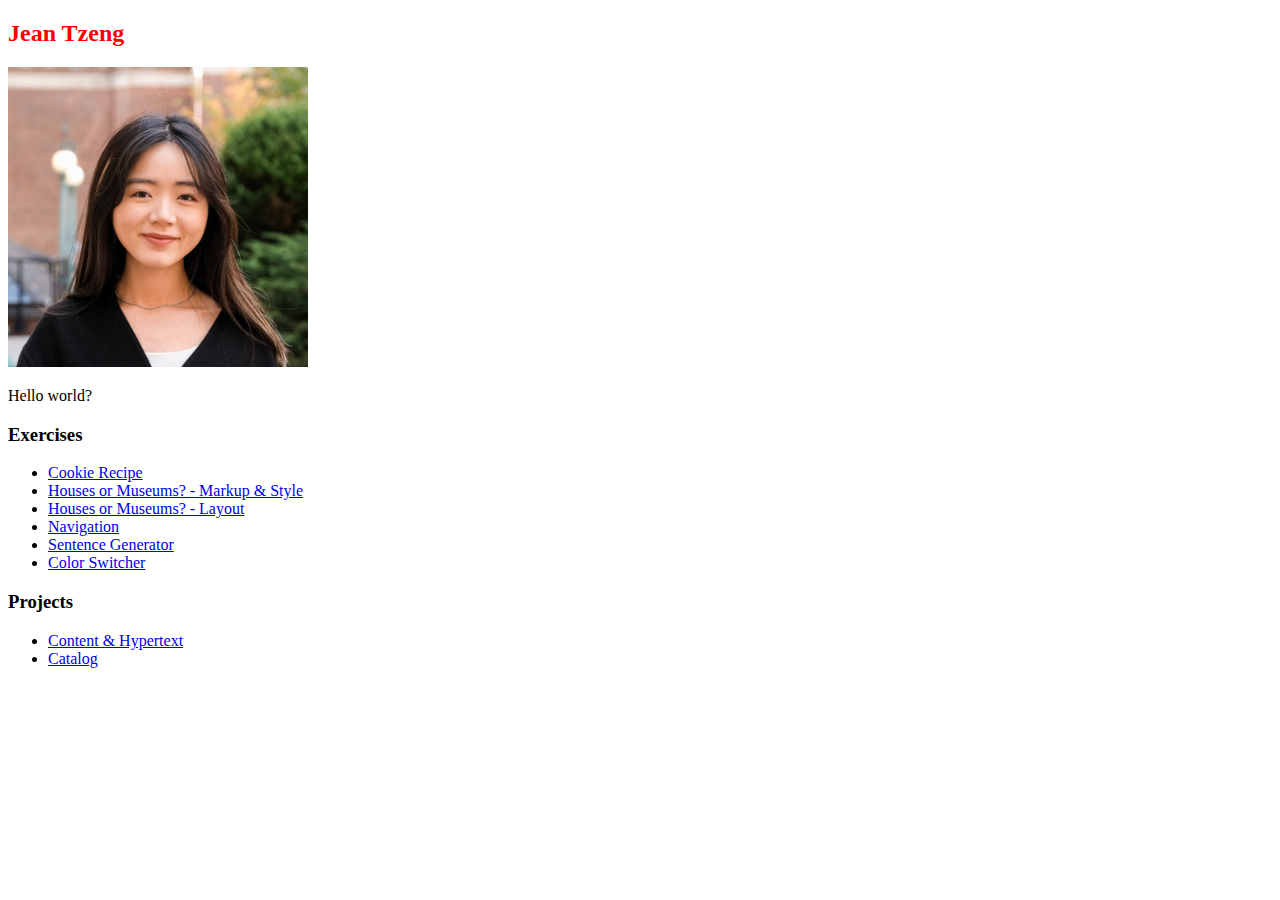
<file: index.html>
<!DOCTYPE html>
<html lang="en">
  <head>
    <meta charset="UTF-8" />
    <meta name="viewport" content="width=device-width, initial-scale=1.0" />
    <meta http-equiv="X-UA-Compatible" content="ie=edge" />
    <title>Jean's Homepage</title>
    <link rel="stylesheet" href="main.css" />
  </head>

  <body>
    <div>
      <h2>Jean Tzeng</h2>
      <img src="assets/Screen Shot 2023-01-15 at 3.01.46 PM.png" alt="" />
      <style>
        img {
          width: 300px;
          height: 300px;
        }
      </style>
      <p>Hello world?</p>
    </div>
    <div>
      <h3>Exercises</h3>
      <ul>
        <li><a href="exercises/cookie_recipe/index.html"> Cookie Recipe</a></li>
        <li>
          <a href="exercises/exercise_02_03/index.html"
            >Houses or Museums? - Markup & Style
          </a>
        </li>
        <li>
          <a href="exercises/Exercise_04/index.html">
            Houses or Museums? - Layout</a
          >
        </li>

        <li>
          <a href="exercises/exercise_06/index.html"> Navigation</a>
        </li>

        <li>
          <a href="exercises/exercise_07 Sentence/index.html">
            Sentence Generator</a
          >
        </li>
        <li>
          <a href="exercises/exercise08_color/index.html"> Color Switcher</a>
        </li>
      </ul>

      <h3>Projects</h3>
      <ul>
        <li><a href="Project1/index.html">Content & Hypertext</a></li>
        <li><a href="Project2/index.html">Catalog </a></li>
      </ul>
    </div>
  </body>
</html>
</file>
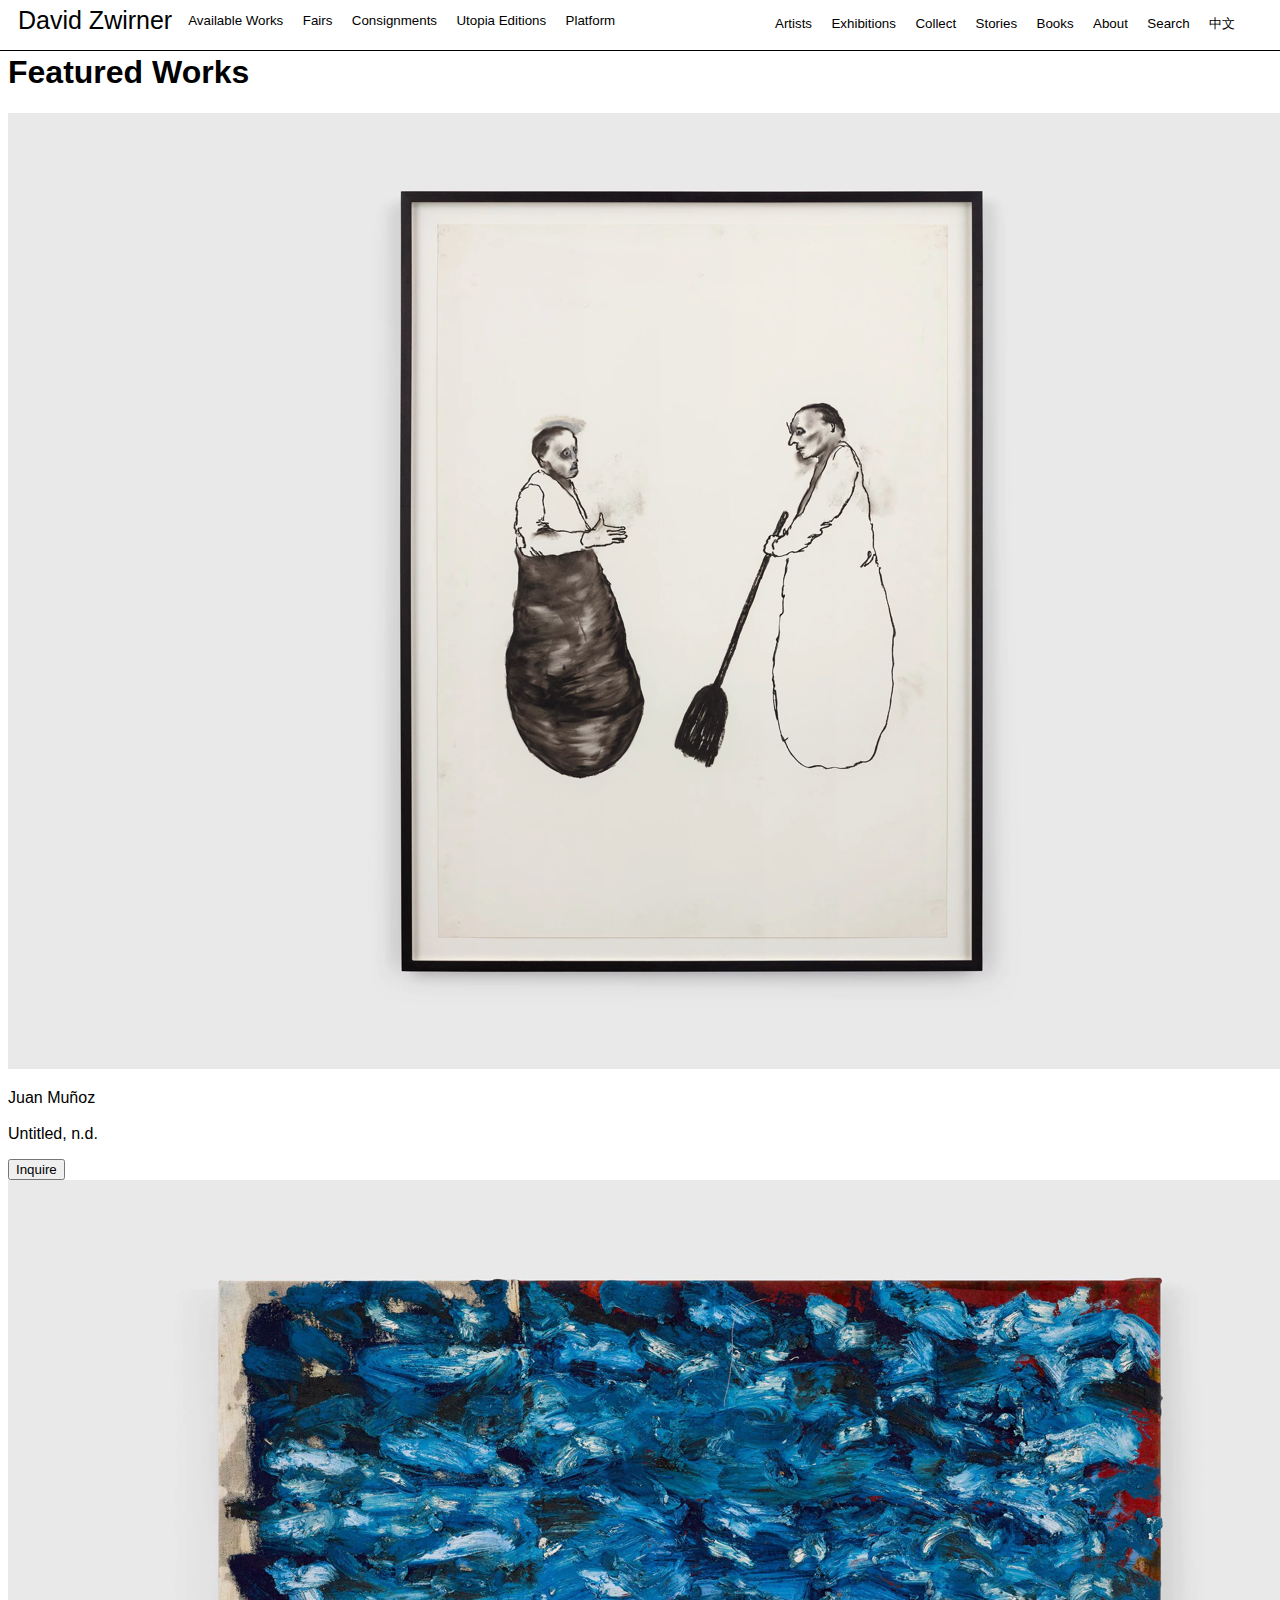
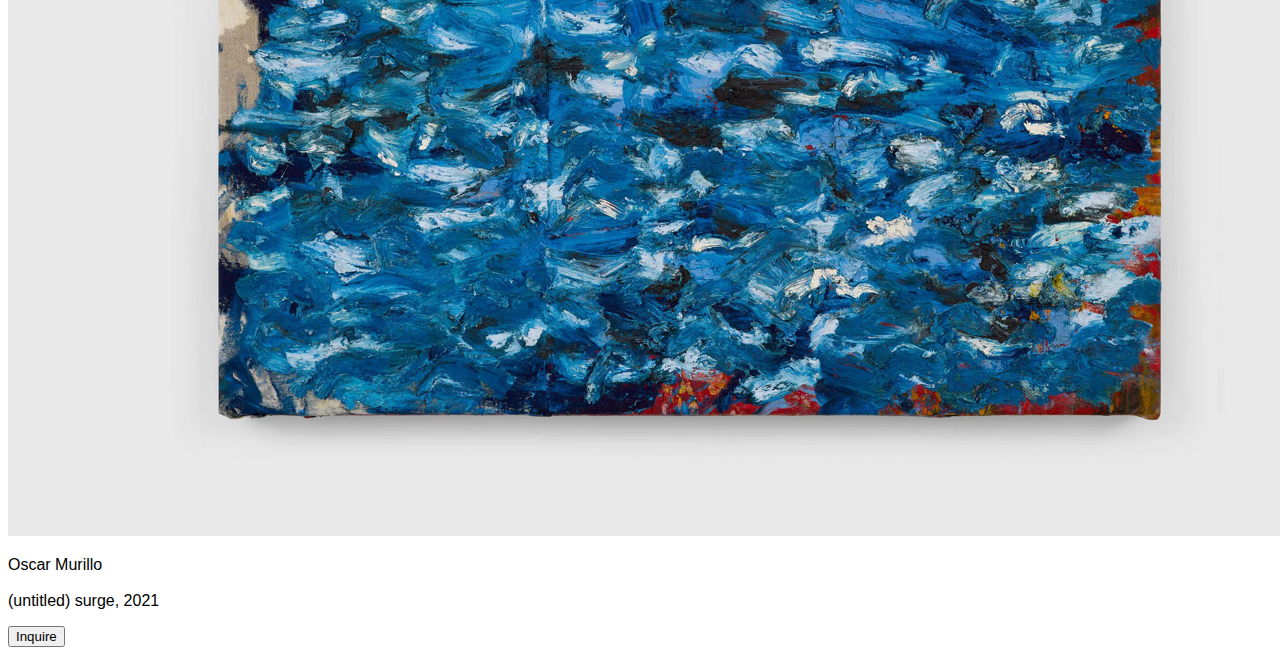
<file: Coding Project01/index.html>
<!DOCTYPE html>
<html lang="en">
  <head>
    <meta charset="UTF-8" />
    <meta name="viewport" content="width=device-width, initial-scale=1.0" />
    <meta http-equiv="X-UA-Compatible" content="ie=edge" />
    <title>Collect</title>
    <link rel="stylesheet" href="project01.style.css" />

    <title>Fixed Buttons</title>
    <link rel="stylesheet" href="project01.style.css" />
  </head>

  <body>
    <!-- Define the button container -->
    <div class="button-container">
      <!-- Add the buttons within the container -->
      <button class="button">Artists</button>
      <button class="button">Exhibitions</button>
      <button class="button">Collect</button>
      <button class="button">Stories</button>
      <button class="button">Books</button>
      <button class="button">About</button>
      <button class="button">Search</button>
      <button class="button">中文</button>
    </div>

    <div class="homepage">David Zwirner</div>

    <!-- Add the horizontal line -->
    <div class="line"></div>

    <div id="button-container-2">
      <!-- Add the buttons within the container -->
      <button class="button">Online Exhibitions</button>
      <button class="button">Fairs</button>
      <button class="button">Available Works</button>
      <button class="button">Fairs</button>
      <button class="button">Consignments</button>
      <button class="button">Utopia Editions</button>
      <button class="button">Platform</button>
    </div>

    <!-- Add the "Featured Works" text -->
    <h1 id="featured-works">Featured Works</h1>

    <!-- Add the two columns -->
    <div class="column">
      <!-- Add the first image and its caption -->
      <img class="image" src="Assets/1.png" alt="Image 1" />
      <p class="image-caption">Juan Muñoz 
        <Br></Br>
        Untitled, n.d.</p>
      <!-- Add the inquiry button -->
      <button class="inquire-button">Inquire</button>
    </div>
    <div class="column">
      <!-- Add the second image and its caption -->
      <img class="image" src="Assets/2.png" alt="Image 2" />
      <p class="image-caption">Oscar Murillo 
        <Br></Br>
        (untitled) surge, 2021</p>
      <!-- Add the inquiry button -->
      <button class="inquire-button">Inquire</button>
    </div>
  </body>
</html>
</file>
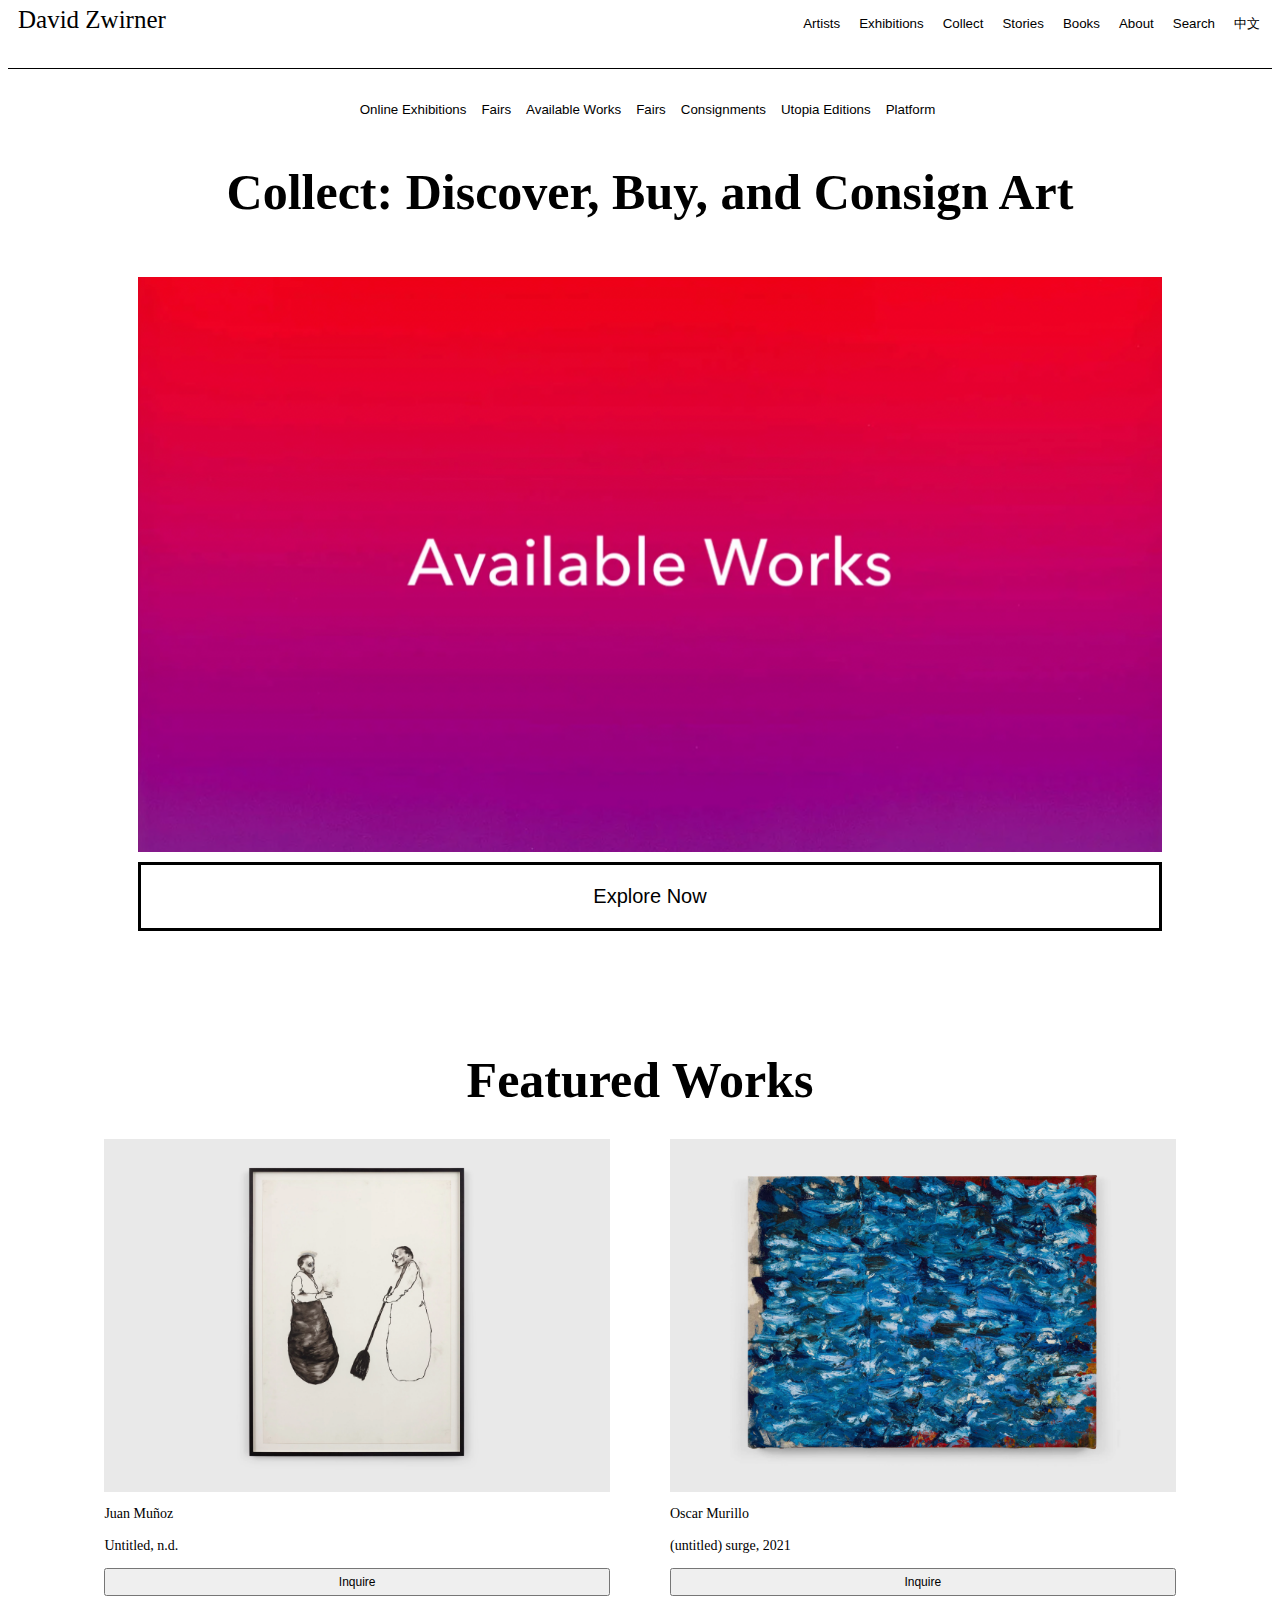
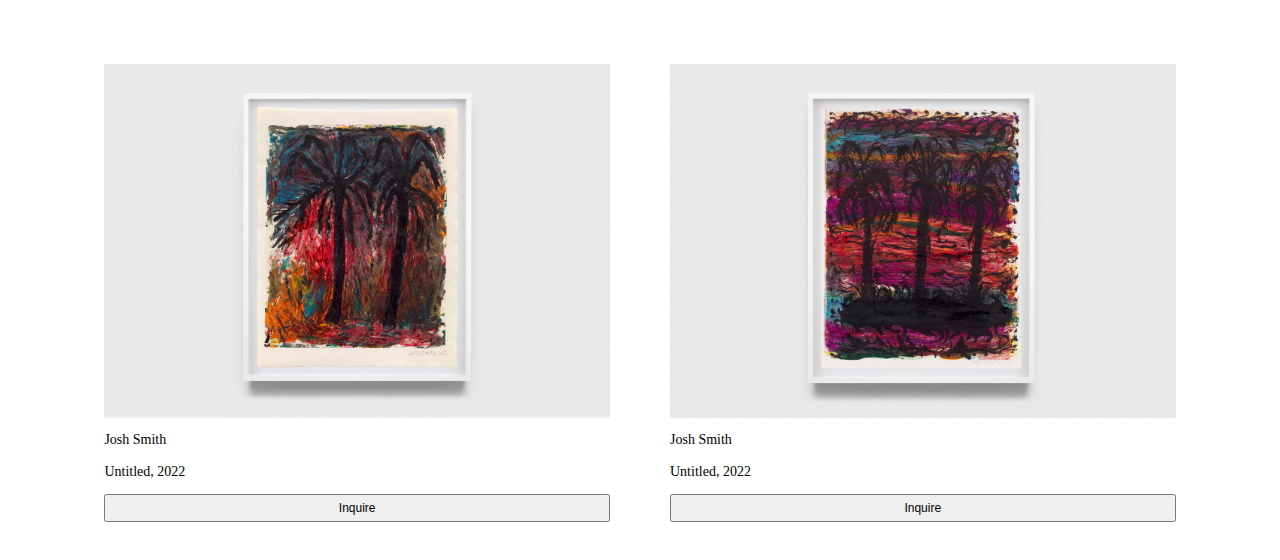
<file: Project1/index.html>
<!DOCTYPE html>
<html lang="en">
  <head>
    <meta charset="UTF-8" />
    <meta name="viewport" content="width=device-width, initial-scale=1.0" />
    <meta http-equiv="X-UA-Compatible" content="ie=edge" />
    <title>Collect</title>
    <link rel="stylesheet" href="project01.style.css" />

    <title>Fixed Buttons</title>

  </head>
 
  <body>
    <!-- Define the button container -->
    <div class="button-container">
      <!-- Add the buttons within the container -->
      <button class="button">Artists</button>
      <button class="button">Exhibitions</button>
      <button class="button">Collect</button>
      <button class="button">Stories</button>
      <button class="button">Books</button>
      <button class="button">About</button>
      <button class="button">Search</button>
      <button class="button">中文</button>
    </div>
    
    <div class="homepage">
      David Zwirner
    </div>
    
   <!-- Add the horizontal line -->
    <div class="line"></div>
    
    <div class="button-container-2" >
    
     <!-- Add the buttons within the container -->
      <button class="button">Online Exhibitions</button>
      <button class="button">Fairs</button>
      <button class="button">Available Works</button>
      <button class="button">Fairs</button>
      <button class="button">Consignments</button>
      <button class="button">Utopia Editions</button>
      <button class="button">Platform</button>
     
    </div>
    <br>
    
    
 <div id="collect">
   <h1>Collect: Discover, Buy, and Consign Art
   </h1>
    </div>
    
<div id="available">
   <img id="AW" src="./Assets/0.png">
  
  <button id="explore">Explore Now</button>
  
    </div>
    
   
    
    <h1 id="featured-works">Featured Works</h1>
  
<br>
<br>  
    <br>
<br>  <br>
<br>  <br>
<br>  <br>
<br>  

<div class="row">
  <img class="image" src="./Assets/1.png">
  
  <img class="image" src="./Assets/2.png">
  
  <p class="caption">
    Juan Muñoz
     <Br></Br>
    Untitled, n.d.
    </p>
  
  <p class="caption">
    Oscar Murillo
     <Br></Br>
    (untitled) surge, 2021
    </p>

  <button class="inquire">Inquire</button>

  <button class="inquire">Inquire</button>

</div>

<br>

<div class="row">

  <img class="image" src="./Assets/3.png">
  
  <img class="image" src="./Assets/4.png">
  
  <p class="caption">
    Josh Smith
     <Br></Br>
     Untitled, 2022
    </p>
  
  <p class="caption">
    Josh Smith
     <Br></Br>
     Untitled, 2022
    </p>

  <button class="inquire">Inquire</button>

  <button class="inquire">Inquire</button>

</div>
</file>
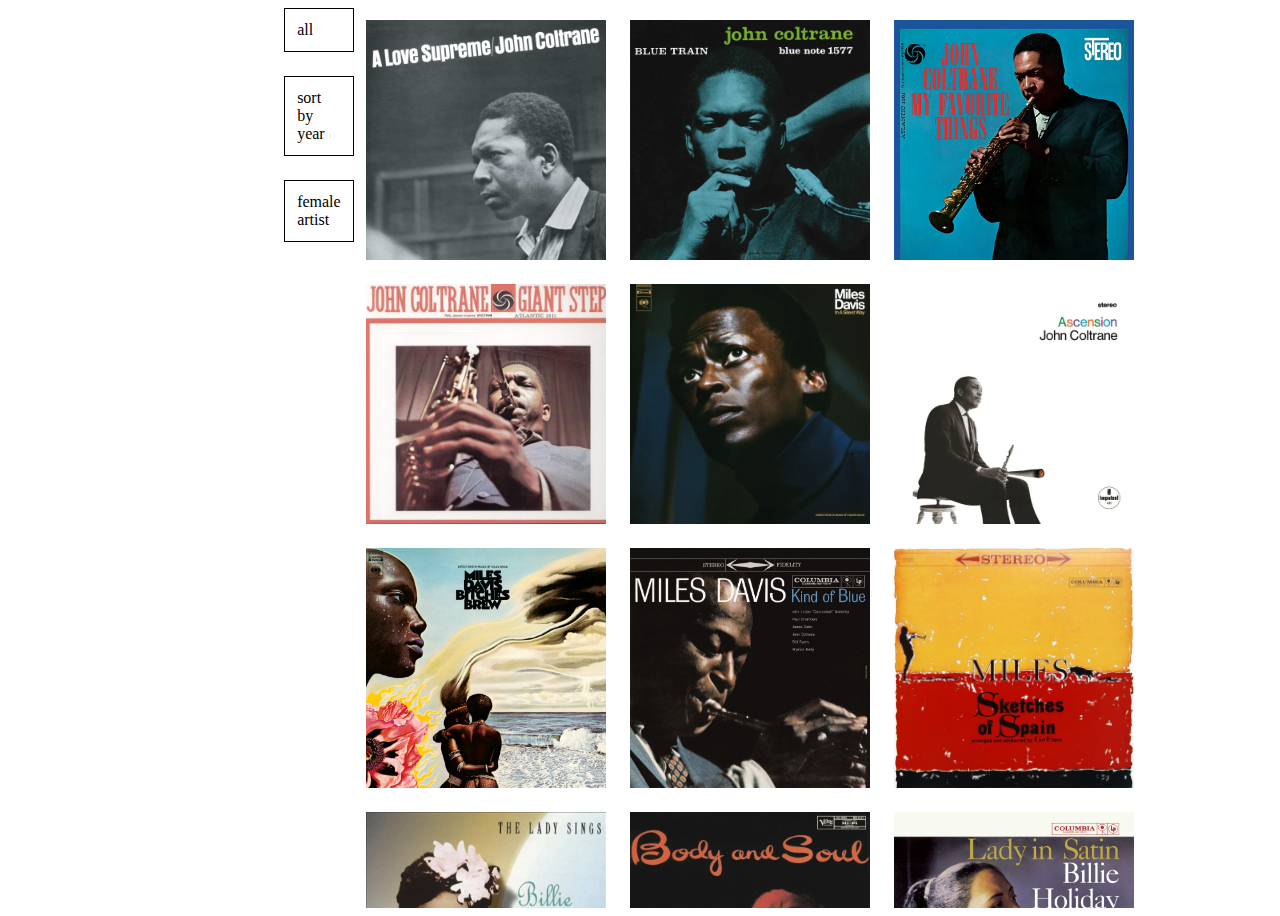
<file: Project2/index.html>
<!DOCTYPE html>
<html lang="en">
  <head>
    <meta charset="UTF-8" />
    <meta http-equiv="X-UA-Compatible" content="IE=edge" />
    <meta name="viewport" content="width=device-width, initial-scale=1.0" />
    <title>Jazz Albums</title>
    <link rel="stylesheet" type="text/css" href="style.css" />
  </head>
  <body>
    <main class="main">
      <section class="sort-header"></section>

      <section>
        <div id="all-btn" class="btn">
          <span>all</span>
        </div>
        <div id="year-btn" class="btn">
          <span>sort by year</span>
        </div>
        <div id="female-btn" class="btn">
          <span>female artist</span>
        </div>
      </section>

      <section id="album-display">
        <div id="album-display-panel">
          <img
            src="./assets/Coltrane/JohnColtrane_ALoveSupreme.jpg"
            alt=""
            class="album-photo"
          />
          <img
            src="./assets/Coltrane/JohnColtrane_BlueTrain.jpg"
            alt=""
            class="album-photo"
          />
          <img
            src="./assets/Coltrane/JohnColtrane_GiantSteps.jpg"
            alt=""
            class="album-photo"
          />
        </div>
      </section>
    </main>
    <script type="module" src="app.js"></script>
  </body>
</html>
</file>
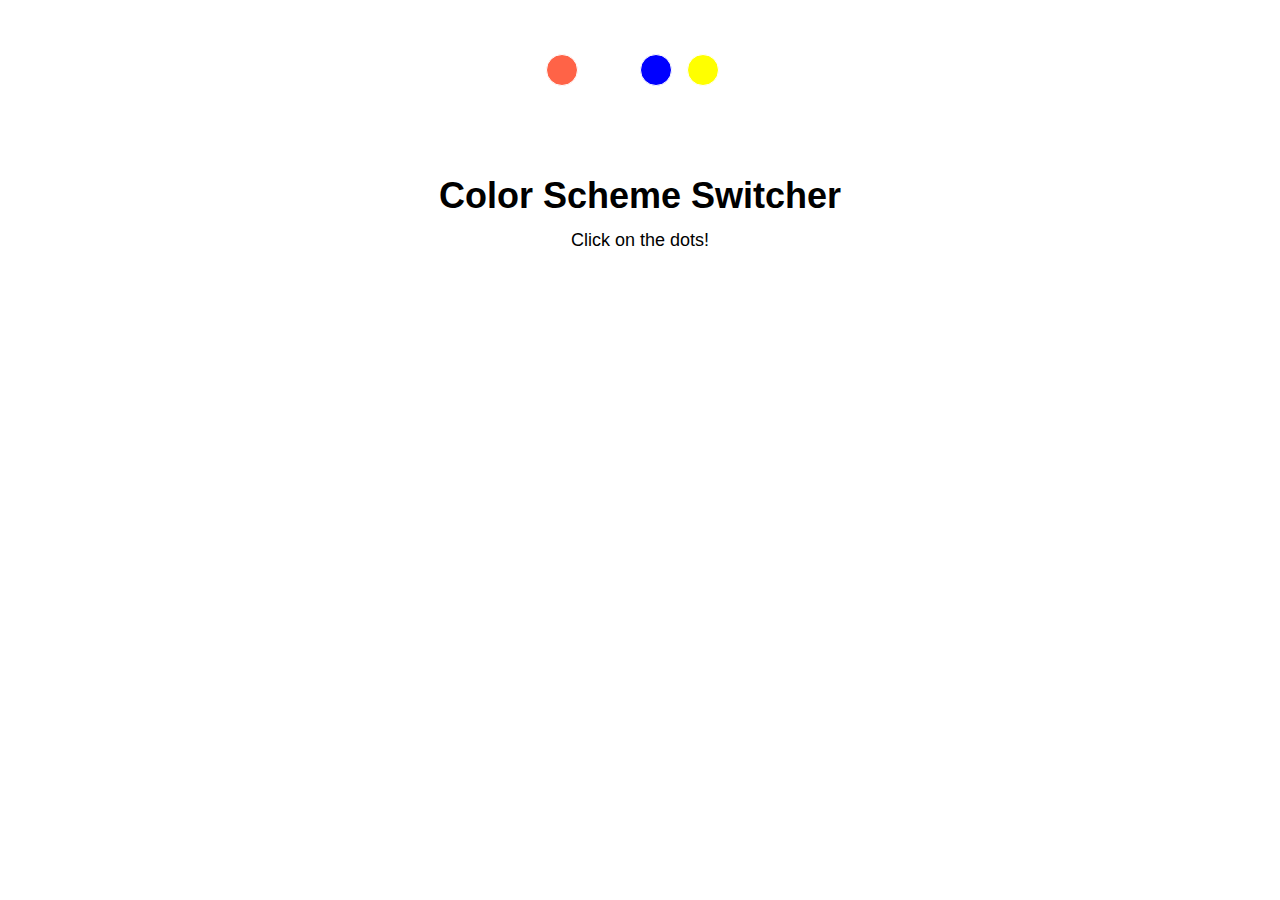
<file: exercises/exercise08_color/index.html>
<!DOCTYPE html>
<html lang="en">
  <head>
    <meta charset="UTF-8" />
    <meta http-equiv="X-UA-Compatible" content="IE=edge" />
    <meta name="viewport" content="width=device-width, initial-scale=1.0" />
    <title>Color Switcher</title>

    <!-- site favicon -->
    <link rel="icon" type="image/x-icon" href="assets/site_favicon.ico" />

    <link rel="stylesheet" href="style.css" />
  </head>
  <body>
    <ul id="switcher">
      <li id="redButton"></li>
      <li id="whiteButton"></li>
      <li id="blueButton"></li>
      <li id="yellowButton"></li>
    </ul>

    <h1>Color Scheme Switcher</h1>

    <p>Click on the dots!</p>

    <script src="main.js"></script>
  </body>
</html>
</file>
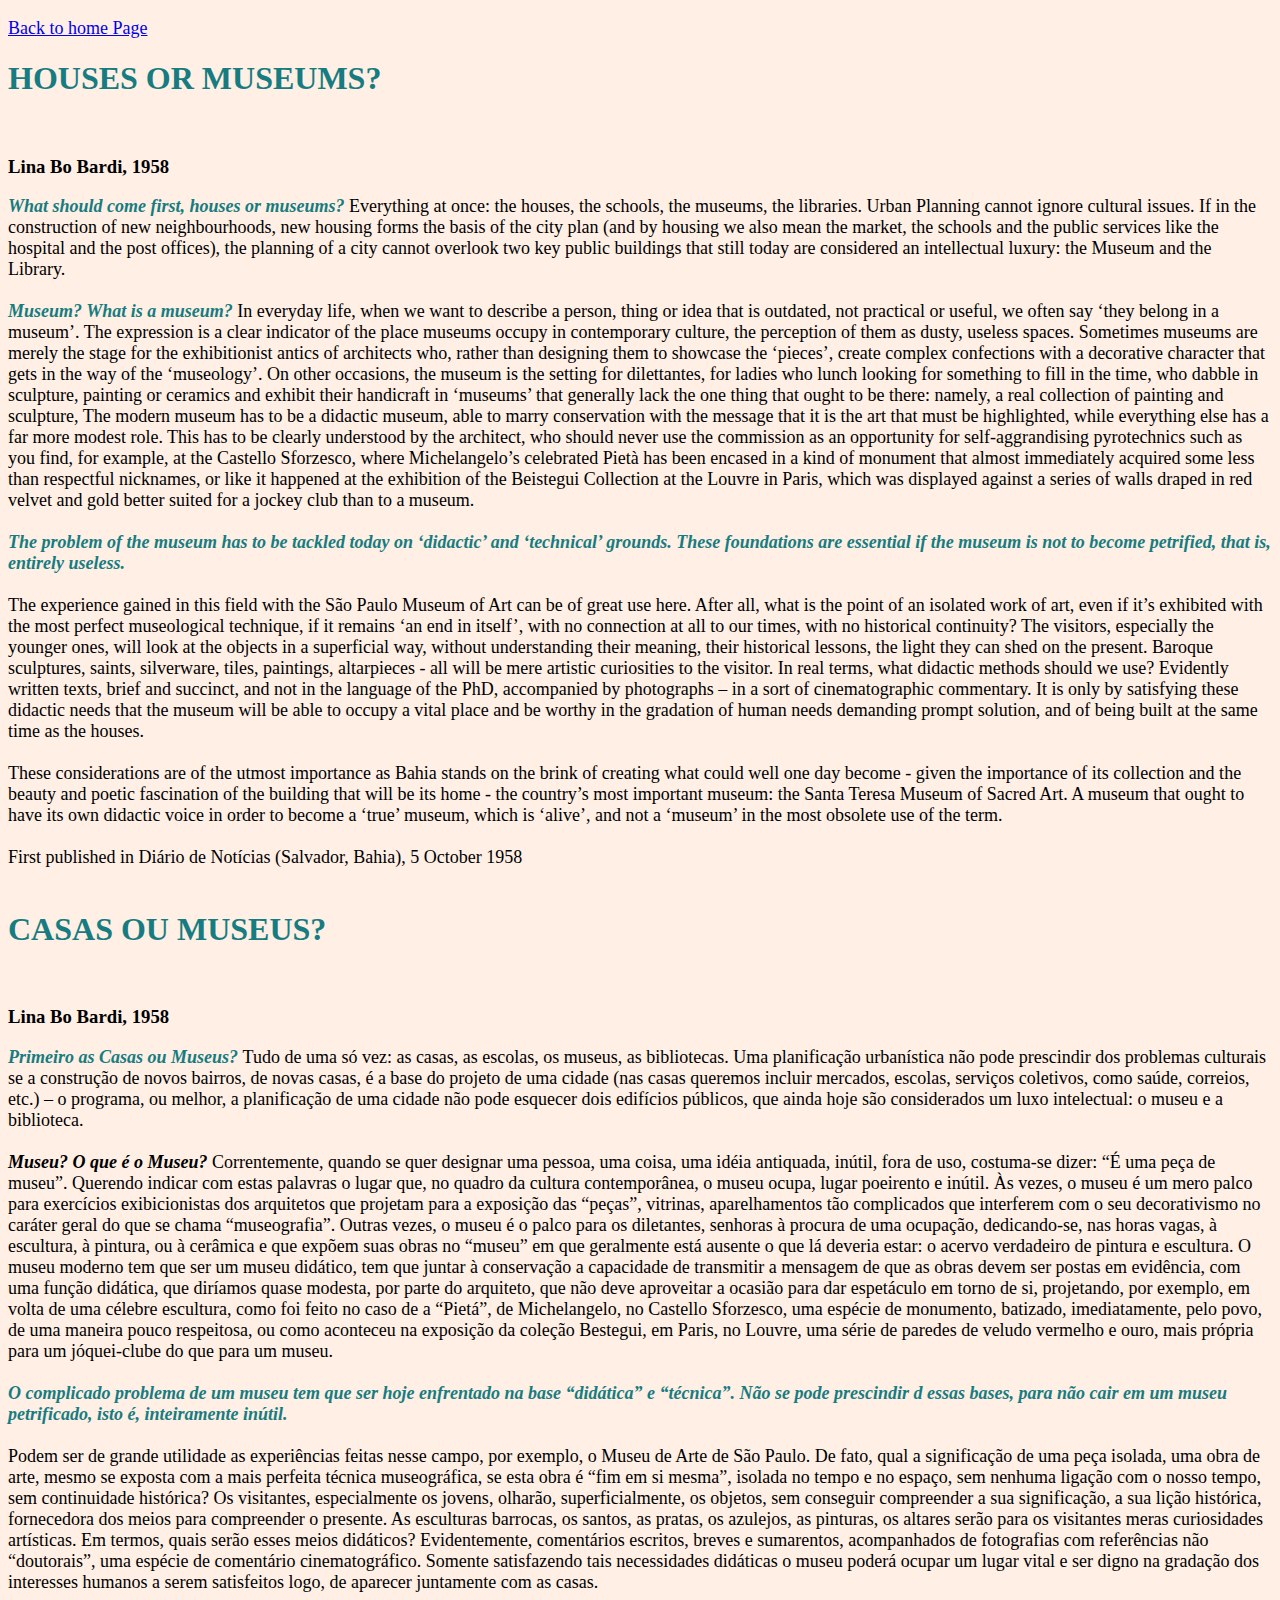
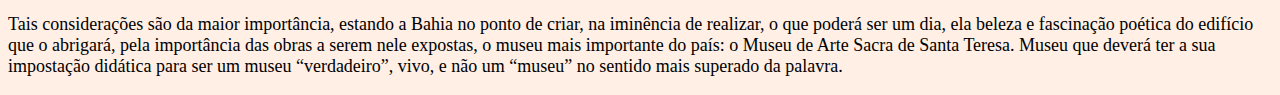
<file: exercises/exercise_02_03/index.html>
<!DOCTYPE html>
<html lang="en">
  <head>
    <meta charset="UTF-8" />
    <meta http-equiv="X-UA-Compatible" content="IE=edge" />
    <meta name="viewport" content="width=device-width, initial-scale=1.0" />
    <title>Houses or Museumms?</title>

    <!-- Google Font -->
    <link rel="preconnect" href="https://fonts.googleapis.com" />
    <link rel="preconnect" href="https://fonts.gstatic.com" crossorigin />
    <link
      href="https://fonts.googleapis.com/css2?family=Oswald&display=swap"
      rel="stylesheet"
    />

    <link rel="stylesheet" href="houses.style.css" />
  </head>
  <body>
    <div>
      <p><a href="../../index.html">Back to home Page</a></p>
    </div>

    <h1 class="title">
      <strong>HOUSES OR MUSEUMS?</strong>
    </h1>
    <br />
    <h3>Lina Bo Bardi, 1958</h3>
    <p>
      <em class="lead"
        ><strong>What should come first, houses or museums? </strong></em
      >
      Everything at once: the houses, the schools, the museums, the libraries.
      Urban Planning cannot ignore cultural issues. If in the construction of
      new neighbourhoods, new housing forms the basis of the city plan (and by
      housing we also mean the market, the schools and the public services like
      the hospital and the post offices), the planning of a city cannot overlook
      two key public buildings that still today are considered an intellectual
      luxury: the Museum and the Library.
      <br />
      <br />
      <em class="lead"><strong>Museum? What is a museum? </strong></em>In
      everyday life, when we want to describe a person, thing or idea that is
      outdated, not practical or useful, we often say ‘they belong in a museum’.
      The expression is a clear indicator of the place museums occupy in
      contemporary culture, the perception of them as dusty, useless spaces.
      Sometimes museums are merely the stage for the exhibitionist antics of
      architects who, rather than designing them to showcase the ‘pieces’,
      create complex confections with a decorative character that gets in the
      way of the ‘museology’. On other occasions, the museum is the setting for
      dilettantes, for ladies who lunch looking for something to fill in the
      time, who dabble in sculpture, painting or ceramics and exhibit their
      handicraft in ‘museums’ that generally lack the one thing that ought to be
      there: namely, a real collection of painting and sculpture, The modern
      museum has to be a didactic museum, able to marry conservation with the
      message that it is the art that must be highlighted, while everything else
      has a far more modest role. This has to be clearly understood by the
      architect, who should never use the commission as an opportunity for
      self-aggrandising pyrotechnics such as you find, for example, at the
      Castello Sforzesco, where Michelangelo’s celebrated Pietà has been encased
      in a kind of monument that almost immediately acquired some less than
      respectful nicknames, or like it happened at the exhibition of the
      Beistegui Collection at the Louvre in Paris, which was displayed against a
      series of walls draped in red velvet and gold better suited for a jockey
      club than to a museum.
      <br />
      <br />
      <em class="lead"
        ><strong
          >The problem of the museum has to be tackled today on ‘didactic’ and
          ‘technical’ grounds. These foundations are essential if the museum is
          not to become petrified, that is, entirely useless.</strong
        ></em
      >
      <br />
      <br />
      The experience gained in this field with the São Paulo Museum of Art can
      be of great use here. After all, what is the point of an isolated work of
      art, even if it’s exhibited with the most perfect museological technique,
      if it remains ‘an end in itself’, with no connection at all to our times,
      with no historical continuity? The visitors, especially the younger ones,
      will look at the objects in a superficial way, without understanding their
      meaning, their historical lessons, the light they can shed on the present.
      Baroque sculptures, saints, silverware, tiles, paintings, altarpieces -
      all will be mere artistic curiosities to the visitor. In real terms, what
      didactic methods should we use? Evidently written texts, brief and
      succinct, and not in the language of the PhD, accompanied by photographs –
      in a sort of cinematographic commentary. It is only by satisfying these
      didactic needs that the museum will be able to occupy a vital place and be
      worthy in the gradation of human needs demanding prompt solution, and of
      being built at the same time as the houses.
      <br />
      <br />
      These considerations are of the utmost importance as Bahia stands on the
      brink of creating what could well one day become - given the importance of
      its collection and the beauty and poetic fascination of the building that
      will be its home - the country’s most important museum: the Santa Teresa
      Museum of Sacred Art. A museum that ought to have its own didactic voice
      in order to become a ‘true’ museum, which is ‘alive’, and not a ‘museum’
      in the most obsolete use of the term.
      <br />
      <br />
      First published in Diário de Notícias (Salvador, Bahia), 5 October 1958
      <br />
      <br />
    </p>

    <h1 class="title">
      <strong>CASAS OU MUSEUS?</strong>
    </h1>
    <br />
    <h3>Lina Bo Bardi, 1958</h3>

    <p>
      <em class="lead"><strong>Primeiro as Casas ou Museus? </strong></em>Tudo
      de uma só vez: as casas, as escolas, os museus, as bibliotecas. Uma
      planificação urbanística não pode prescindir dos problemas culturais se a
      construção de novos bairros, de novas casas, é a base do projeto de uma
      cidade (nas casas queremos incluir mercados, escolas, serviços coletivos,
      como saúde, correios, etc.) – o programa, ou melhor, a planificação de uma
      cidade não pode esquecer dois edifícios públicos, que ainda hoje são
      considerados um luxo intelectual: o museu e a biblioteca.
      <br />
      <br />
      <em><strong>Museu? O que é o Museu? </strong></em>Correntemente, quando se
      quer designar uma pessoa, uma coisa, uma idéia antiquada, inútil, fora de
      uso, costuma-se dizer: “É uma peça de museu”. Querendo indicar com estas
      palavras o lugar que, no quadro da cultura contemporânea, o museu ocupa,
      lugar poeirento e inútil. Às vezes, o museu é um mero palco para
      exercícios exibicionistas dos arquitetos que projetam para a exposição das
      “peças”, vitrinas, aparelhamentos tão complicados que interferem com o seu
      decorativismo no caráter geral do que se chama “museografia”. Outras
      vezes, o museu é o palco para os diletantes, senhoras à procura de uma
      ocupação, dedicando-se, nas horas vagas, à escultura, à pintura, ou à
      cerâmica e que expõem suas obras no “museu” em que geralmente está ausente
      o que lá deveria estar: o acervo verdadeiro de pintura e escultura. O
      museu moderno tem que ser um museu didático, tem que juntar à conservação
      a capacidade de transmitir a mensagem de que as obras devem ser postas em
      evidência, com uma função didática, que diríamos quase modesta, por parte
      do arquiteto, que não deve aproveitar a ocasião para dar espetáculo em
      torno de si, projetando, por exemplo, em volta de uma célebre escultura,
      como foi feito no caso de a “Pietá”, de Michelangelo, no Castello
      Sforzesco, uma espécie de monumento, batizado, imediatamente, pelo povo,
      de uma maneira pouco respeitosa, ou como aconteceu na exposição da coleção
      Bestegui, em Paris, no Louvre, uma série de paredes de veludo vermelho e
      ouro, mais própria para um jóquei-clube do que para um museu.
      <br />
      <br />
      <em class="lead"
        ><strong
          >O complicado problema de um museu tem que ser hoje enfrentado na base
          “didática” e “técnica”. Não se pode prescindir d essas bases, para não
          cair em um museu petrificado, isto é, inteiramente inútil.</strong
        ></em
      >
      <br />
      <br />
      Podem ser de grande utilidade as experiências feitas nesse campo, por
      exemplo, o Museu de Arte de São Paulo. De fato, qual a significação de uma
      peça isolada, uma obra de arte, mesmo se exposta com a mais perfeita
      técnica museográfica, se esta obra é “fim em si mesma”, isolada no tempo e
      no espaço, sem nenhuma ligação com o nosso tempo, sem continuidade
      histórica? Os visitantes, especialmente os jovens, olharão,
      superficialmente, os objetos, sem conseguir compreender a sua
      significação, a sua lição histórica, fornecedora dos meios para
      compreender o presente. As esculturas barrocas, os santos, as pratas, os
      azulejos, as pinturas, os altares serão para os visitantes meras
      curiosidades artísticas. Em termos, quais serão esses meios didáticos?
      Evidentemente, comentários escritos, breves e sumarentos, acompanhados de
      fotografias com referências não “doutorais”, uma espécie de comentário
      cinematográfico. Somente satisfazendo tais necessidades didáticas o museu
      poderá ocupar um lugar vital e ser digno na gradação dos interesses
      humanos a serem satisfeitos logo, de aparecer juntamente com as casas.
      <br />
      <br />
      Tais considerações são da maior importância, estando a Bahia no ponto de
      criar, na iminência de realizar, o que poderá ser um dia, ela beleza e
      fascinação poética do edifício que o abrigará, pela importância das obras
      a serem nele expostas, o museu mais importante do país: o Museu de Arte
      Sacra de Santa Teresa. Museu que deverá ter a sua impostação didática para
      ser um museu “verdadeiro”, vivo, e não um “museu” no sentido mais superado
      da palavra.
    </p>
  </body>
</html>
</file>
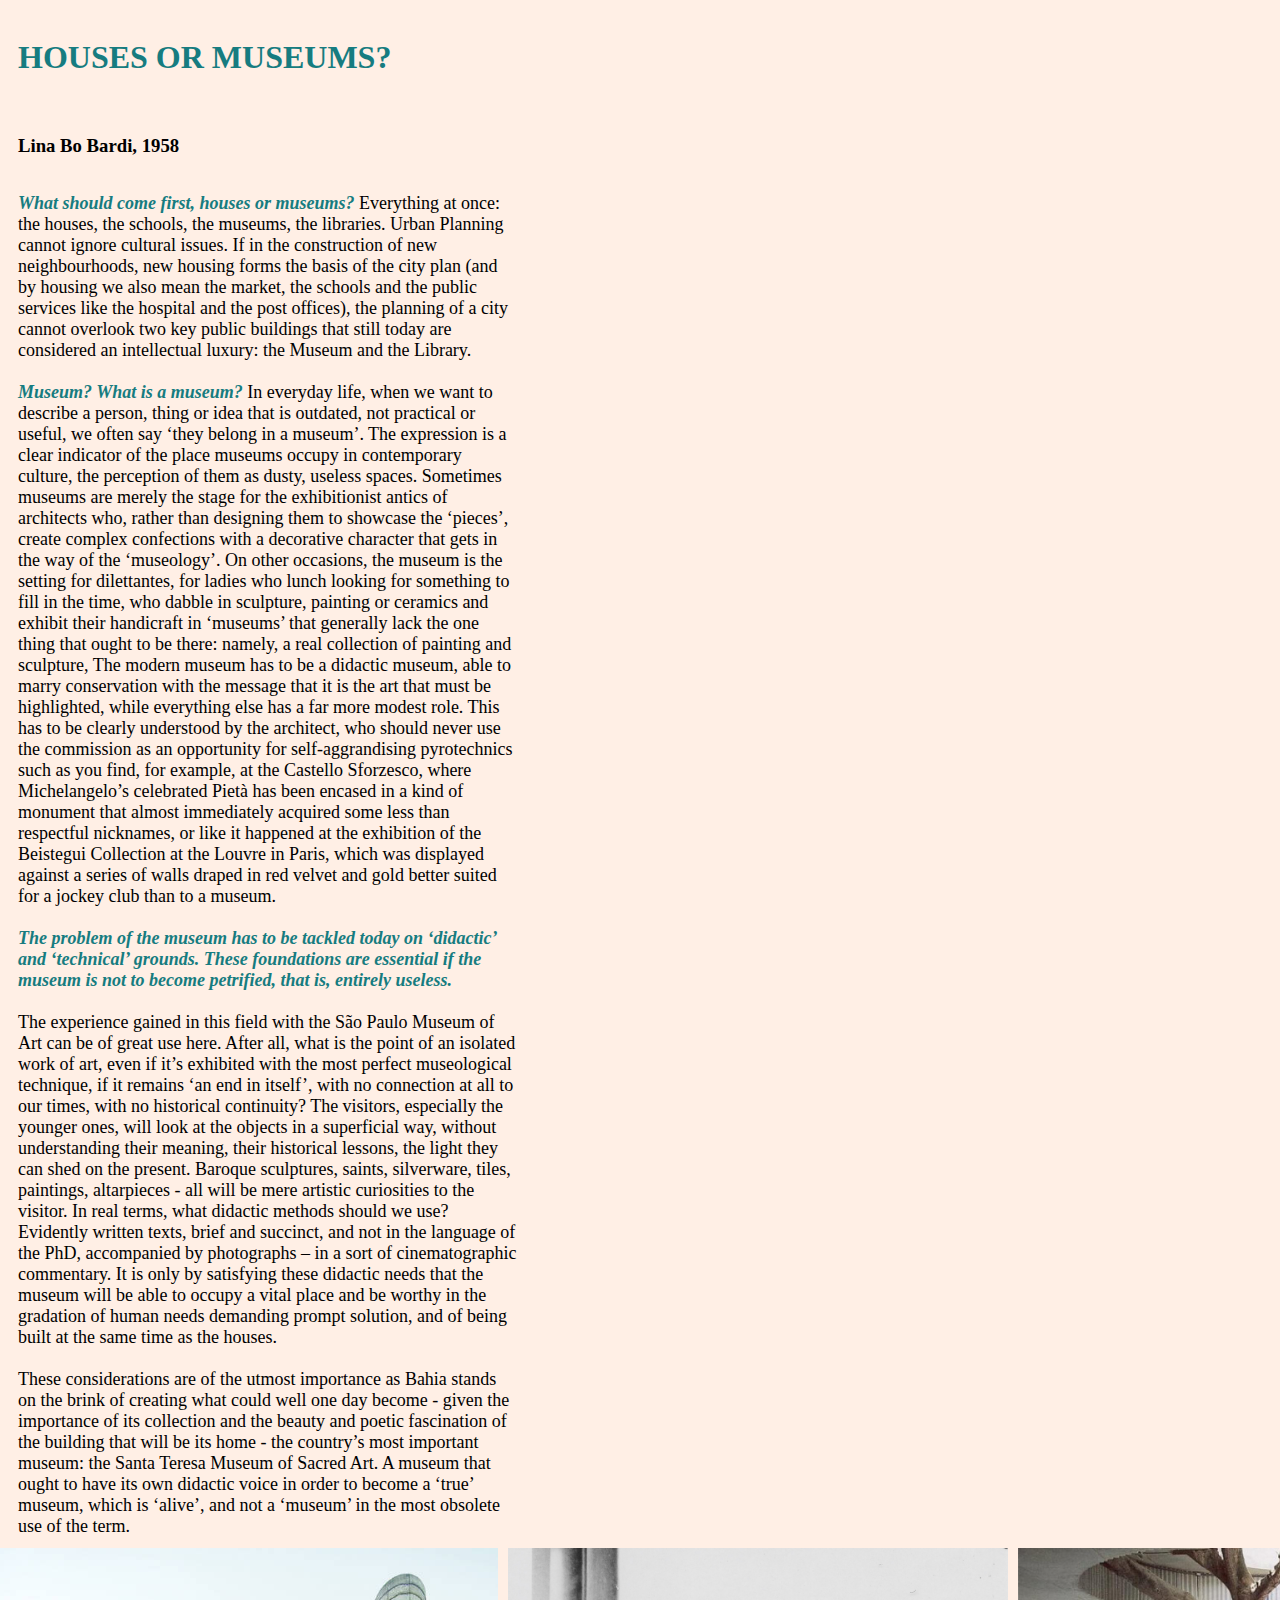
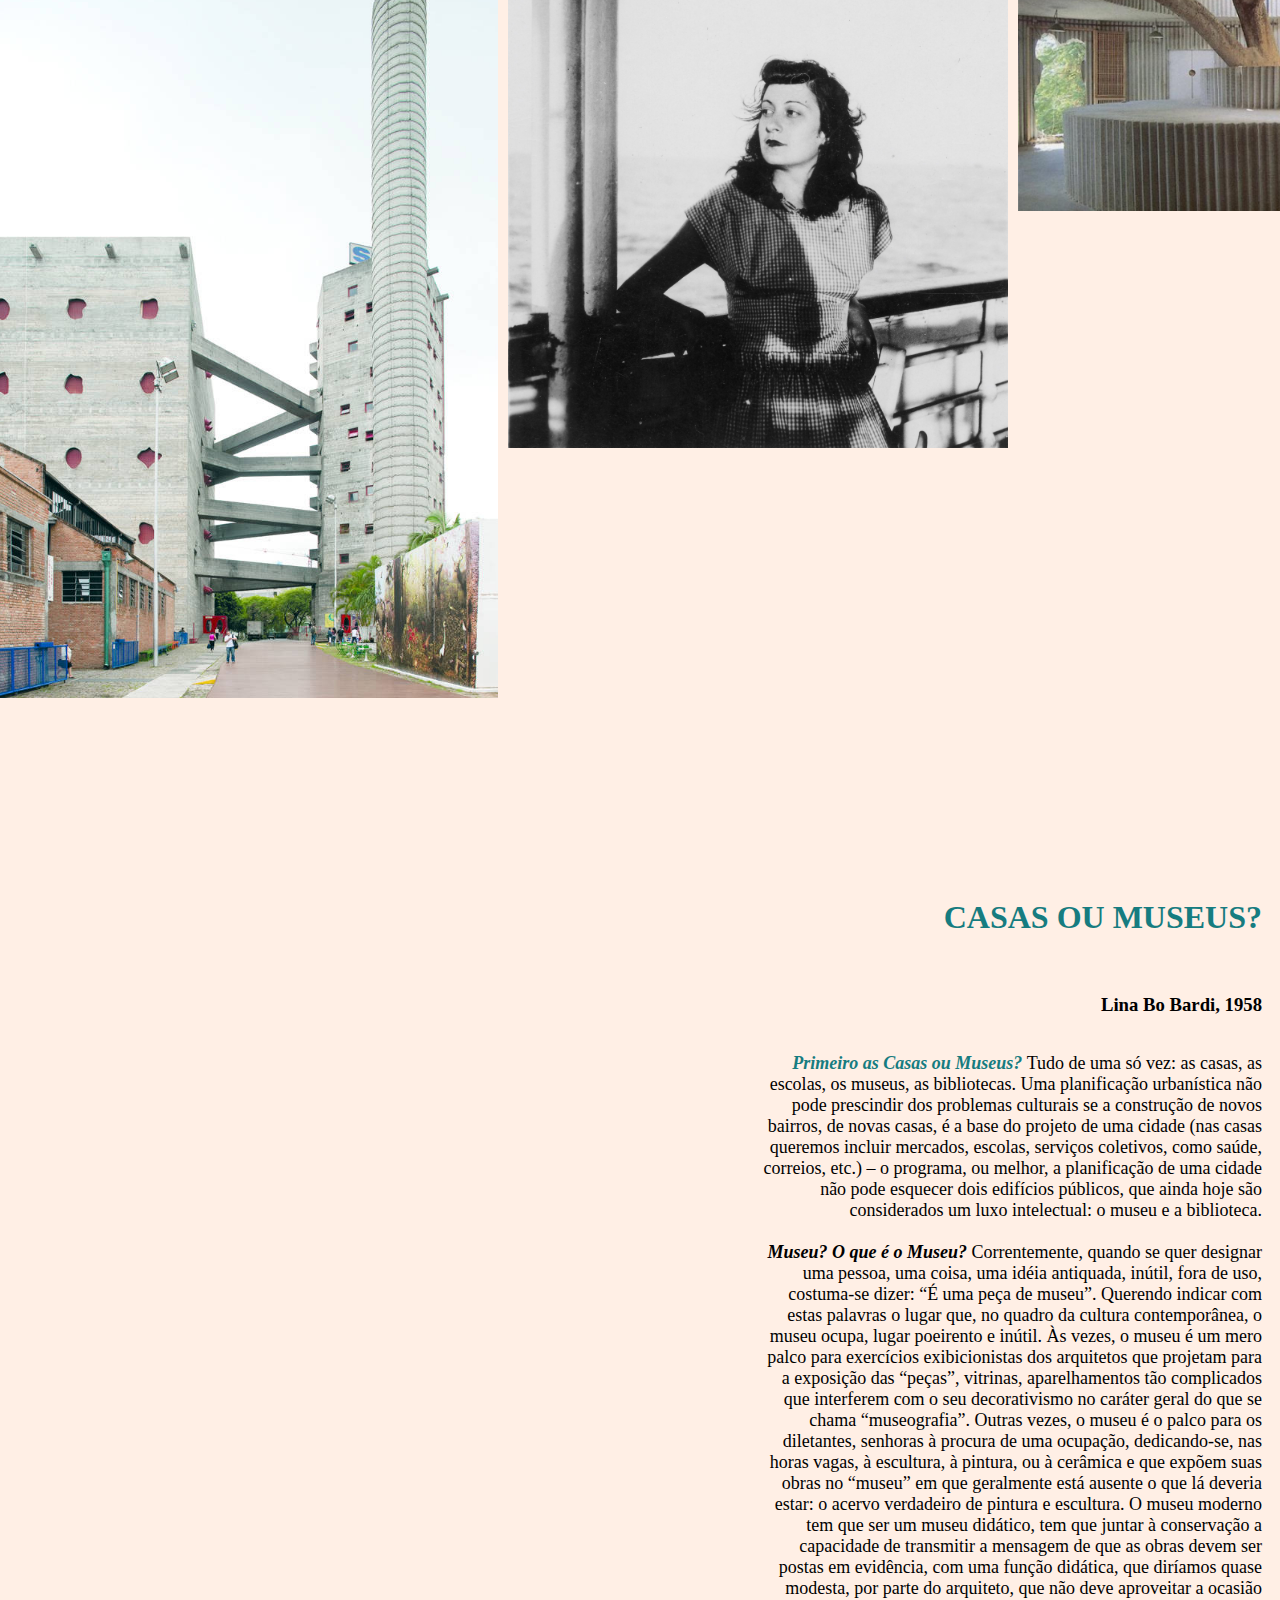
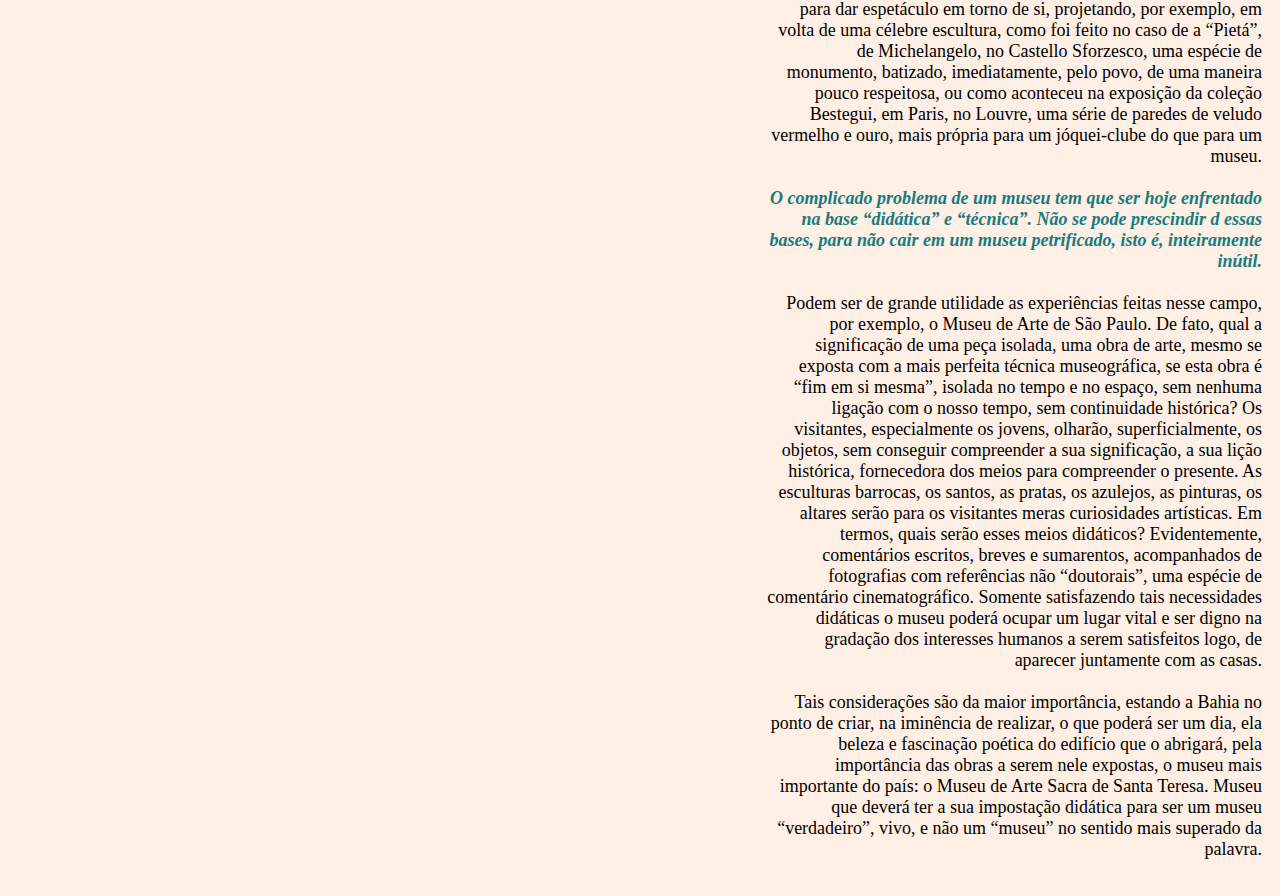
<file: exercises/Exercise_03/index.html>
<!DOCTYPE html>
<html lang="en">
  <head>
    <meta charset="UTF-8" />
    <meta http-equiv="X-UA-Compatible" content="IE=edge" />
    <meta name="viewport" content="width=device-width, initial-scale=1.0" />
    <title>Houses or Museumms?</title>

    <!--Stylesheet -->
    <link rel="stylesheet" href="exercise03.style.css" />
  </head>

  <body>
    <div class="flex-container">
      <h1 class="title">
        <strong>HOUSES OR MUSEUMS?</strong>
      </h1>
      <br />
      <h3>Lina Bo Bardi, 1958</h3>
      <p>
        <em class="lead"
          ><strong>What should come first, houses or museums? </strong></em
        >
        Everything at once: the houses, the schools, the museums, the libraries.
        Urban Planning cannot ignore cultural issues. If in the construction of
        new neighbourhoods, new housing forms the basis of the city plan (and by
        housing we also mean the market, the schools and the public services
        like the hospital and the post offices), the planning of a city cannot
        overlook two key public buildings that still today are considered an
        intellectual luxury: the Museum and the Library.
        <br />
        <br />
        <em class="lead"><strong>Museum? What is a museum? </strong></em>In
        everyday life, when we want to describe a person, thing or idea that is
        outdated, not practical or useful, we often say ‘they belong in a
        museum’. The expression is a clear indicator of the place museums occupy
        in contemporary culture, the perception of them as dusty, useless
        spaces. Sometimes museums are merely the stage for the exhibitionist
        antics of architects who, rather than designing them to showcase the
        ‘pieces’, create complex confections with a decorative character that
        gets in the way of the ‘museology’. On other occasions, the museum is
        the setting for dilettantes, for ladies who lunch looking for something
        to fill in the time, who dabble in sculpture, painting or ceramics and
        exhibit their handicraft in ‘museums’ that generally lack the one thing
        that ought to be there: namely, a real collection of painting and
        sculpture, The modern museum has to be a didactic museum, able to marry
        conservation with the message that it is the art that must be
        highlighted, while everything else has a far more modest role. This has
        to be clearly understood by the architect, who should never use the
        commission as an opportunity for self-aggrandising pyrotechnics such as
        you find, for example, at the Castello Sforzesco, where Michelangelo’s
        celebrated Pietà has been encased in a kind of monument that almost
        immediately acquired some less than respectful nicknames, or like it
        happened at the exhibition of the Beistegui Collection at the Louvre in
        Paris, which was displayed against a series of walls draped in red
        velvet and gold better suited for a jockey club than to a museum.
        <br />
        <br />
        <em class="lead"
          ><strong
            >The problem of the museum has to be tackled today on ‘didactic’ and
            ‘technical’ grounds. These foundations are essential if the museum
            is not to become petrified, that is, entirely useless.</strong
          ></em
        >
        <br />
        <br />
        The experience gained in this field with the São Paulo Museum of Art can
        be of great use here. After all, what is the point of an isolated work
        of art, even if it’s exhibited with the most perfect museological
        technique, if it remains ‘an end in itself’, with no connection at all
        to our times, with no historical continuity? The visitors, especially
        the younger ones, will look at the objects in a superficial way, without
        understanding their meaning, their historical lessons, the light they
        can shed on the present. Baroque sculptures, saints, silverware, tiles,
        paintings, altarpieces - all will be mere artistic curiosities to the
        visitor. In real terms, what didactic methods should we use? Evidently
        written texts, brief and succinct, and not in the language of the PhD,
        accompanied by photographs – in a sort of cinematographic commentary. It
        is only by satisfying these didactic needs that the museum will be able
        to occupy a vital place and be worthy in the gradation of human needs
        demanding prompt solution, and of being built at the same time as the
        houses.
        <br />
        <br />
        These considerations are of the utmost importance as Bahia stands on the
        brink of creating what could well one day become - given the importance
        of its collection and the beauty and poetic fascination of the building
        that will be its home - the country’s most important museum: the Santa
        Teresa Museum of Sacred Art. A museum that ought to have its own
        didactic voice in order to become a ‘true’ museum, which is ‘alive’, and
        not a ‘museum’ in the most obsolete use of the term.
        <br />
        <br />
        First published in Diário de Notícias (Salvador, Bahia), 5 October 1958
      </p>
    </div>

<div class="flex-container-3">

  <img src="assets/lina0.jpeg" alt="">
  <img src="assets/lina1.jpeg" alt="">
  <img src="assets/lina2.jpeg" alt="">
  <img src="assets/lina3.webp" alt="">
  
</div>


<div class="flex-container-2">
          <h1 class="title">
            <strong>CASAS OU MUSEUS?</strong>
          </h1>
          <br />
          <h3>Lina Bo Bardi, 1958</h3>

          <p>
            <em class="lead"><strong>Primeiro as Casas ou Museus? </strong></em
            >Tudo de uma só vez: as casas, as escolas, os museus, as
            bibliotecas. Uma planificação urbanística não pode prescindir dos
            problemas culturais se a construção de novos bairros, de novas
            casas, é a base do projeto de uma cidade (nas casas queremos incluir
            mercados, escolas, serviços coletivos, como saúde, correios, etc.) –
            o programa, ou melhor, a planificação de uma cidade não pode
            esquecer dois edifícios públicos, que ainda hoje são considerados um
            luxo intelectual: o museu e a biblioteca.
            <br />
            <br />
            <em><strong>Museu? O que é o Museu? </strong></em>Correntemente,
            quando se quer designar uma pessoa, uma coisa, uma idéia antiquada,
            inútil, fora de uso, costuma-se dizer: “É uma peça de museu”.
            Querendo indicar com estas palavras o lugar que, no quadro da
            cultura contemporânea, o museu ocupa, lugar poeirento e inútil. Às
            vezes, o museu é um mero palco para exercícios exibicionistas dos
            arquitetos que projetam para a exposição das “peças”, vitrinas,
            aparelhamentos tão complicados que interferem com o seu
            decorativismo no caráter geral do que se chama “museografia”. Outras
            vezes, o museu é o palco para os diletantes, senhoras à procura de
            uma ocupação, dedicando-se, nas horas vagas, à escultura, à pintura,
            ou à cerâmica e que expõem suas obras no “museu” em que geralmente
            está ausente o que lá deveria estar: o acervo verdadeiro de pintura
            e escultura. O museu moderno tem que ser um museu didático, tem que
            juntar à conservação a capacidade de transmitir a mensagem de que as
            obras devem ser postas em evidência, com uma função didática, que
            diríamos quase modesta, por parte do arquiteto, que não deve
            aproveitar a ocasião para dar espetáculo em torno de si, projetando,
            por exemplo, em volta de uma célebre escultura, como foi feito no
            caso de a “Pietá”, de Michelangelo, no Castello Sforzesco, uma
            espécie de monumento, batizado, imediatamente, pelo povo, de uma
            maneira pouco respeitosa, ou como aconteceu na exposição da coleção
            Bestegui, em Paris, no Louvre, uma série de paredes de veludo
            vermelho e ouro, mais própria para um jóquei-clube do que para um
            museu.
            <br />
            <br />
            <em class="lead"
              ><strong
                >O complicado problema de um museu tem que ser hoje enfrentado
                na base “didática” e “técnica”. Não se pode prescindir d essas
                bases, para não cair em um museu petrificado, isto é,
                inteiramente inútil.</strong
              ></em
            >
            <br />
            <br />
            Podem ser de grande utilidade as experiências feitas nesse campo,
            por exemplo, o Museu de Arte de São Paulo. De fato, qual a
            significação de uma peça isolada, uma obra de arte, mesmo se exposta
            com a mais perfeita técnica museográfica, se esta obra é “fim em si
            mesma”, isolada no tempo e no espaço, sem nenhuma ligação com o
            nosso tempo, sem continuidade histórica? Os visitantes,
            especialmente os jovens, olharão, superficialmente, os objetos, sem
            conseguir compreender a sua significação, a sua lição histórica,
            fornecedora dos meios para compreender o presente. As esculturas
            barrocas, os santos, as pratas, os azulejos, as pinturas, os altares
            serão para os visitantes meras curiosidades artísticas. Em termos,
            quais serão esses meios didáticos? Evidentemente, comentários
            escritos, breves e sumarentos, acompanhados de fotografias com
            referências não “doutorais”, uma espécie de comentário
            cinematográfico. Somente satisfazendo tais necessidades didáticas o
            museu poderá ocupar um lugar vital e ser digno na gradação dos
            interesses humanos a serem satisfeitos logo, de aparecer juntamente
            com as casas.
            <br />
            <br />
            Tais considerações são da maior importância, estando a Bahia no
            ponto de criar, na iminência de realizar, o que poderá ser um dia,
            ela beleza e fascinação poética do edifício que o abrigará, pela
            importância das obras a serem nele expostas, o museu mais importante
            do país: o Museu de Arte Sacra de Santa Teresa. Museu que deverá ter
            a sua impostação didática para ser um museu “verdadeiro”, vivo, e
            não um “museu” no sentido mais superado da palavra.
          </p>
        </div>
      </div>
    </div>
  </body>
</html>
</file>
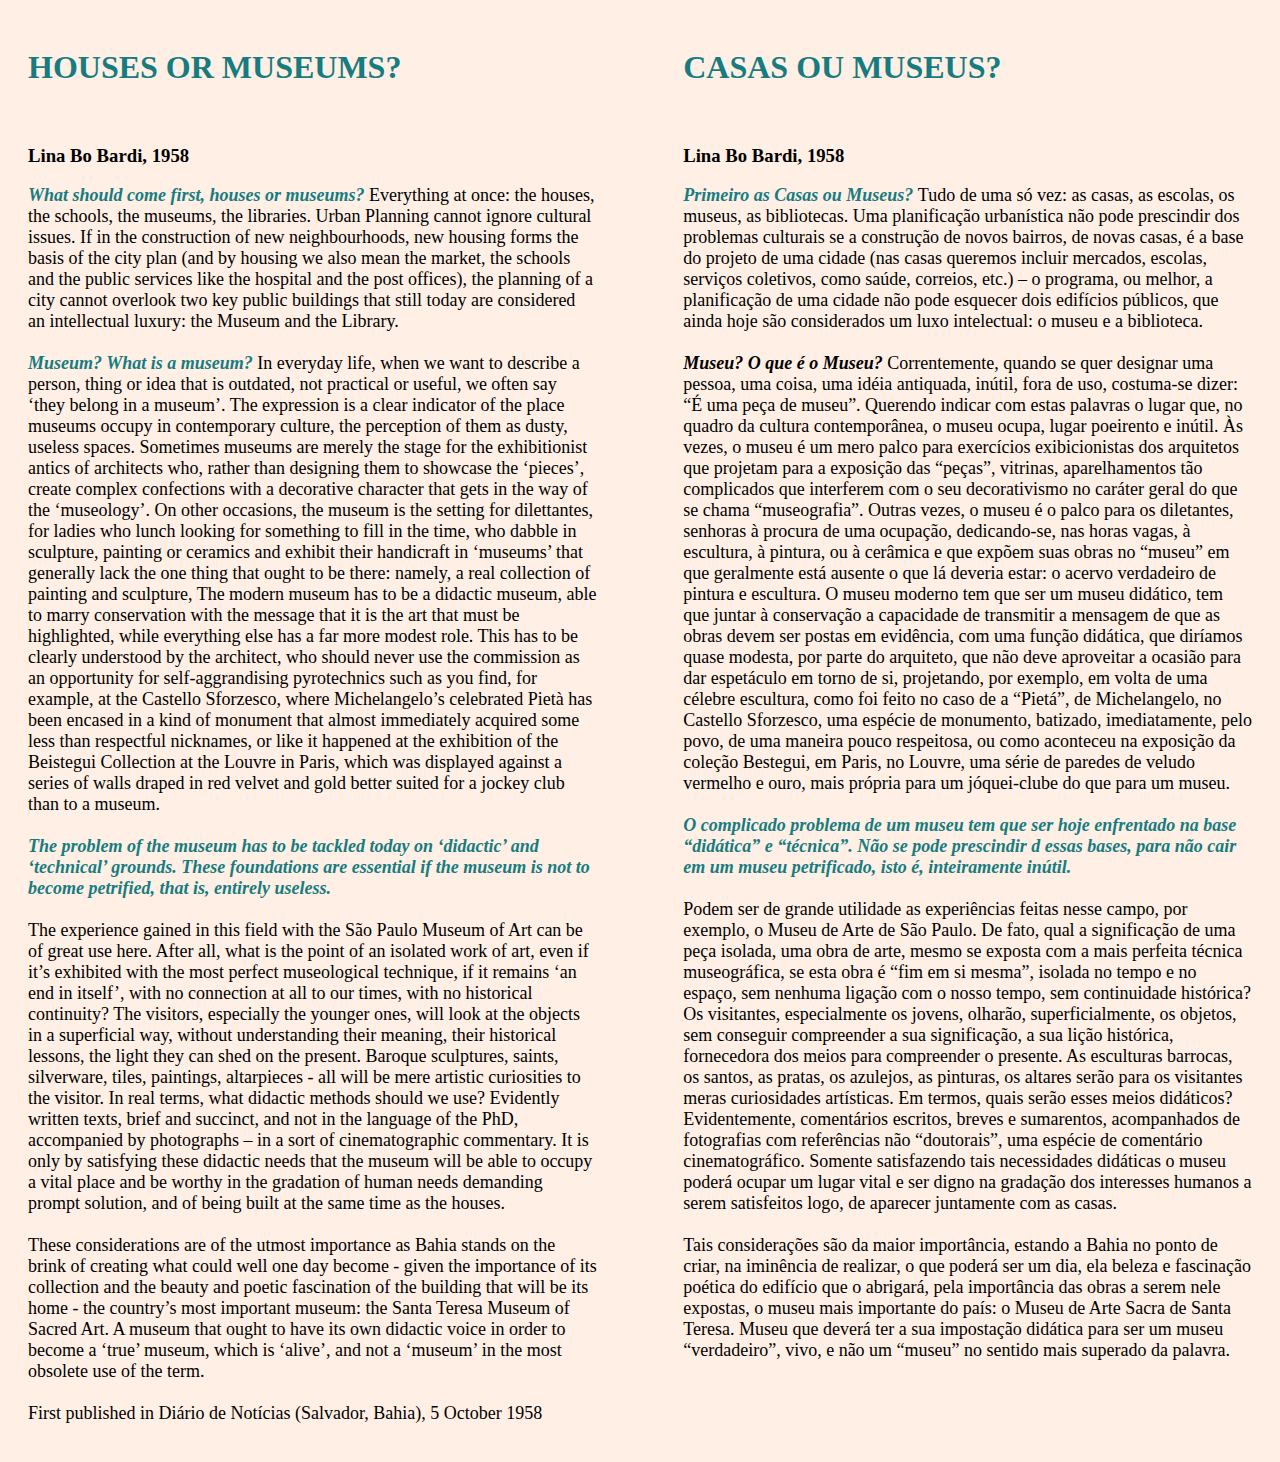
<file: exercises/Exercise_04/index.html>
<!DOCTYPE html>
<html lang="en">
  <head>
    <meta charset="UTF-8" />
    <meta http-equiv="X-UA-Compatible" content="IE=edge" />
    <meta name="viewport" content="width=device-width, initial-scale=1.0" />
    <title>Houses or Museumms?</title>

    <!--Stylesheet -->
    <link rel="stylesheet" href="style.css" />
  </head>

  <body>
    <div class="container">
      <div class="left">
      
       <h1 class="title">
        <strong>HOUSES OR MUSEUMS?</strong>
       </h1>
       <br />
       <h3>Lina Bo Bardi, 1958</h3>
       <p>
        <em class="lead"
          ><strong>What should come first, houses or museums? </strong></em
        >
        Everything at once: the houses, the schools, the museums, the libraries.
        Urban Planning cannot ignore cultural issues. If in the construction of
        new neighbourhoods, new housing forms the basis of the city plan (and by
        housing we also mean the market, the schools and the public services
        like the hospital and the post offices), the planning of a city cannot
        overlook two key public buildings that still today are considered an
        intellectual luxury: the Museum and the Library.
        <br />
        <br />
        <em class="lead"><strong>Museum? What is a museum? </strong></em>In
        everyday life, when we want to describe a person, thing or idea that is
        outdated, not practical or useful, we often say ‘they belong in a
        museum’. The expression is a clear indicator of the place museums occupy
        in contemporary culture, the perception of them as dusty, useless
        spaces. Sometimes museums are merely the stage for the exhibitionist
        antics of architects who, rather than designing them to showcase the
        ‘pieces’, create complex confections with a decorative character that
        gets in the way of the ‘museology’. On other occasions, the museum is
        the setting for dilettantes, for ladies who lunch looking for something
        to fill in the time, who dabble in sculpture, painting or ceramics and
        exhibit their handicraft in ‘museums’ that generally lack the one thing
        that ought to be there: namely, a real collection of painting and
        sculpture, The modern museum has to be a didactic museum, able to marry
        conservation with the message that it is the art that must be
        highlighted, while everything else has a far more modest role. This has
        to be clearly understood by the architect, who should never use the
        commission as an opportunity for self-aggrandising pyrotechnics such as
        you find, for example, at the Castello Sforzesco, where Michelangelo’s
        celebrated Pietà has been encased in a kind of monument that almost
        immediately acquired some less than respectful nicknames, or like it
        happened at the exhibition of the Beistegui Collection at the Louvre in
        Paris, which was displayed against a series of walls draped in red
        velvet and gold better suited for a jockey club than to a museum.
        <br />
        <br />
        <em class="lead"
          ><strong
            >The problem of the museum has to be tackled today on ‘didactic’ and
            ‘technical’ grounds. These foundations are essential if the museum
            is not to become petrified, that is, entirely useless.</strong
          ></em
        >
        <br />
        <br />
        The experience gained in this field with the São Paulo Museum of Art can
        be of great use here. After all, what is the point of an isolated work
        of art, even if it’s exhibited with the most perfect museological
        technique, if it remains ‘an end in itself’, with no connection at all
        to our times, with no historical continuity? The visitors, especially
        the younger ones, will look at the objects in a superficial way, without
        understanding their meaning, their historical lessons, the light they
        can shed on the present. Baroque sculptures, saints, silverware, tiles,
        paintings, altarpieces - all will be mere artistic curiosities to the
        visitor. In real terms, what didactic methods should we use? Evidently
        written texts, brief and succinct, and not in the language of the PhD,
        accompanied by photographs – in a sort of cinematographic commentary. It
        is only by satisfying these didactic needs that the museum will be able
        to occupy a vital place and be worthy in the gradation of human needs
        demanding prompt solution, and of being built at the same time as the
        houses.
        <br />
        <br />
        These considerations are of the utmost importance as Bahia stands on the
        brink of creating what could well one day become - given the importance
        of its collection and the beauty and poetic fascination of the building
        that will be its home - the country’s most important museum: the Santa
        Teresa Museum of Sacred Art. A museum that ought to have its own
        didactic voice in order to become a ‘true’ museum, which is ‘alive’, and
        not a ‘museum’ in the most obsolete use of the term.
        <br />
        <br />
        First published in Diário de Notícias (Salvador, Bahia), 5 October 1958
      </p>
    </div>





    <div class="right">
          <h1 class="title">
            <strong>CASAS OU MUSEUS?</strong>
          </h1>
          <br />
          <h3>Lina Bo Bardi, 1958</h3>

          <p>
            <em class="lead"><strong>Primeiro as Casas ou Museus? </strong></em
            >Tudo de uma só vez: as casas, as escolas, os museus, as
            bibliotecas. Uma planificação urbanística não pode prescindir dos
            problemas culturais se a construção de novos bairros, de novas
            casas, é a base do projeto de uma cidade (nas casas queremos incluir
            mercados, escolas, serviços coletivos, como saúde, correios, etc.) –
            o programa, ou melhor, a planificação de uma cidade não pode
            esquecer dois edifícios públicos, que ainda hoje são considerados um
            luxo intelectual: o museu e a biblioteca.
            <br />
            <br />
            <em><strong>Museu? O que é o Museu? </strong></em>Correntemente,
            quando se quer designar uma pessoa, uma coisa, uma idéia antiquada,
            inútil, fora de uso, costuma-se dizer: “É uma peça de museu”.
            Querendo indicar com estas palavras o lugar que, no quadro da
            cultura contemporânea, o museu ocupa, lugar poeirento e inútil. Às
            vezes, o museu é um mero palco para exercícios exibicionistas dos
            arquitetos que projetam para a exposição das “peças”, vitrinas,
            aparelhamentos tão complicados que interferem com o seu
            decorativismo no caráter geral do que se chama “museografia”. Outras
            vezes, o museu é o palco para os diletantes, senhoras à procura de
            uma ocupação, dedicando-se, nas horas vagas, à escultura, à pintura,
            ou à cerâmica e que expõem suas obras no “museu” em que geralmente
            está ausente o que lá deveria estar: o acervo verdadeiro de pintura
            e escultura. O museu moderno tem que ser um museu didático, tem que
            juntar à conservação a capacidade de transmitir a mensagem de que as
            obras devem ser postas em evidência, com uma função didática, que
            diríamos quase modesta, por parte do arquiteto, que não deve
            aproveitar a ocasião para dar espetáculo em torno de si, projetando,
            por exemplo, em volta de uma célebre escultura, como foi feito no
            caso de a “Pietá”, de Michelangelo, no Castello Sforzesco, uma
            espécie de monumento, batizado, imediatamente, pelo povo, de uma
            maneira pouco respeitosa, ou como aconteceu na exposição da coleção
            Bestegui, em Paris, no Louvre, uma série de paredes de veludo
            vermelho e ouro, mais própria para um jóquei-clube do que para um
            museu.
            <br />
            <br />
            <em class="lead"
              ><strong
                >O complicado problema de um museu tem que ser hoje enfrentado
                na base “didática” e “técnica”. Não se pode prescindir d essas
                bases, para não cair em um museu petrificado, isto é,
                inteiramente inútil.</strong
              ></em
            >
            <br />
            <br />
            Podem ser de grande utilidade as experiências feitas nesse campo,
            por exemplo, o Museu de Arte de São Paulo. De fato, qual a
            significação de uma peça isolada, uma obra de arte, mesmo se exposta
            com a mais perfeita técnica museográfica, se esta obra é “fim em si
            mesma”, isolada no tempo e no espaço, sem nenhuma ligação com o
            nosso tempo, sem continuidade histórica? Os visitantes,
            especialmente os jovens, olharão, superficialmente, os objetos, sem
            conseguir compreender a sua significação, a sua lição histórica,
            fornecedora dos meios para compreender o presente. As esculturas
            barrocas, os santos, as pratas, os azulejos, as pinturas, os altares
            serão para os visitantes meras curiosidades artísticas. Em termos,
            quais serão esses meios didáticos? Evidentemente, comentários
            escritos, breves e sumarentos, acompanhados de fotografias com
            referências não “doutorais”, uma espécie de comentário
            cinematográfico. Somente satisfazendo tais necessidades didáticas o
            museu poderá ocupar um lugar vital e ser digno na gradação dos
            interesses humanos a serem satisfeitos logo, de aparecer juntamente
            com as casas.
            <br />
            <br />
            Tais considerações são da maior importância, estando a Bahia no
            ponto de criar, na iminência de realizar, o que poderá ser um dia,
            ela beleza e fascinação poética do edifício que o abrigará, pela
            importância das obras a serem nele expostas, o museu mais importante
            do país: o Museu de Arte Sacra de Santa Teresa. Museu que deverá ter
            a sua impostação didática para ser um museu “verdadeiro”, vivo, e
            não um “museu” no sentido mais superado da palavra.
          </p>
        </div>
      </div>
    </div>
  </div>
  </body>
</html>
</file>
<file: main.css>
h2 {
    color: red;
}
</file>
<file: Coding Project01/project01.style.css>
/* Set the font family for all text on the page */
   body {
    font-family: sans-serif;
  }
  
  /* Define the styles for the button container */
  .button-container {
    position: fixed;
    top: 0;
    right: 0;
    width: 500px;
    height: 40px;
    background-color: white;
    padding: 10px;
  }
  /* Define the styles for the buttons */
  .button {
    display: inline-block;
    margin-right: 5px;
    padding: 5px;
    background-color: white;
    color: black;
    border: none;
    cursor: pointer;
  }
  
  /* Define the style for the top left homepage link */
  .homepage{
    position: fixed;
    top: 0;
    right: -5;
    background-color: white;
    color:black;
    border: none;
    cursor: pointer;
    padding: 10px;
    text-align: left;
    line-height: 20px;
    font-size: 25px;
  }
  
  /* Define the style for the horizontal line */
  .line {
    position: fixed;
    top: 50px; 
    left: 0;
    width: 100%;
    height: 1px;
    background-color: black;
  }
     
  /* Define the styles for the button container-2 */
  .button-container-2 {
    position: relative;
    top: 100px; /* adjust the top position */
    left: 70%;
    transform: translateX(-50%);
    width: 800;
    height: 40px;
    background-color: white;
    padding: 10px; 


    /* Define the styles for the underlined buttons */
    #button-container-2 .button {
     text-decoration: underline;
}

    
      /* Define the styles for the box */
  #box {
    width: 100%;
    height: 150px;
    border-style: solid;
    border-width: 2px;
    border-color: black;
    padding: 10px;
    text-align: center;
  }
  /* Define the styles for the text inside the box */
  #box p {
    font-size: 24px;
    color: black;
  }

   /*works*/
        
        /* Define the styles for the "Featured Works" text */
        #featured-works {
            font-size: 50px;
            text-align: center;
          }
          /* Define the styles for the columns */
          .column {
            display: inline-block;
            width: 48%;
            margin: 1%;
            vertical-align: top;
          }
          /* Define the styles for the images */
          .image {
            display: block;
            max-width: 100%;
            height: auto;
          }
          /* Define the styles for the text below the images */
          .image-caption {
            font-size: 20px;
            text-align: left;
            margin-top: 10px;
          }
          /* Define the styles for the inquiry button */
          .inquire-button {
            display: block;
            margin-top: 10px;
            text-align: right;
            background-color: white;
          }
</file>
<file: Project1/project01.style.css>
/* Set the font family for all text on the page */
 .body {
  font-family: sans-serif;
}

/* Define the styles for the button container */
.button-container {
  position: fixed;
  top: 0;
  right: 0;
  width: 100%;
  height: 40px;
  background-color: white;
  padding: 10px;
  text-align: right;
}
/* Define the styles for the buttons */
.button {
  display: inline-block;
  margin-right: 5px;
  padding: 5px;
  background-color: white;
  color: black;
  border: none;
  cursor: pointer;
}

/* Define the style for the top left homepage link */
.homepage{
  position: fixed;
  top: 0;
  right: -5;
  background-color: white;
  color:black;
  border: none;
  cursor: pointer;
  padding: 10px;
  text-align: left;
  line-height: 20px;
  font-size: 25px;
}

/* Define the style for the horizontal line */
.line {
  position: relative;
  top: 60px; 
  left: 0;
  width: 100%;
  height: 1px;
  background-color: black;
}
   
/* Define the styles for the button container-2 */
.button-container-2 {
position: relative;
top: 70px; /* adjust the top position */
width: 100%;
height: 40px; 
top: 70px; /* adjust the top position */
width: 100%;
height: 40px;
background-color: white;
padding: 10px; 
flex-direction: row;
justify-content: center;
align-items: center;
display: flex;

}

 /*works*/

      /* Define the styles for the "Featured Works" text */
      #featured-works {
          position:relative;
          top:200px;
          font-size: 50px;
          text-align: center;
          margin: 30px;
          
        }
      
        /* Define the styles for the text below the images */
        .image-caption {
          font-size: 20px;
          text-align: left;
          margin-top: 10px;
        }
       

.row {
  display: flex;
  flex-direction: row;
  justify-content: center;
  flex-wrap: wrap;
}

.image {
  width: 40%;
  padding-top: 20px;
  padding-right: 30px;
  padding-left: 30px;
}

.caption {
  padding-top: 0px;
  padding-right:30px;
  padding-left: 30px;
  font-size: 14px;
  width: 40%;
  text-align: left;
}

.inquire {
  padding-top: 5px;
  padding-bottom: 5px;
  padding-right:30px;
  padding-left: 30px;
  font-size: 12px;
  margin-left:30px;
  margin-right:30px;
  margin-bottom:30px;
  width: 40%;
  cursor: pointer;
}

/* -----------------------*/

#collect {
position: relative;
top: 75px; 
width: 100%;
height: 40px;
background-color: white;
padding: 10px; 
flex-direction: row;
justify-content: center;
align-items: center;
display: flex;
font-size:25px;
}

#available {
position: relative;
display: flex;
flex-direction: column;
top:120px;
width: 100%;
justify-content: center;
align-items: center;
margin:10px;
}

#AW {
width:80vw;
cursor: pointer;
}

#explore {
  width:80vw;
  margin:10px;
  padding:20px;
  background: white;
  border: black solid;
  cursor: pointer;
  font-size:20px;
}
</file>
<file: Project2/style.css>
.main{
  display:flex;
}

.sort-header{
  width:360px;
  padding:20px;
}


.btn{
    border:1px solid black;
    padding:12px;
    margin-bottom:24px;
  }

  .album-photo {
    display: block;
    width: 240px;
    height: 240px;
    margin:12px;
  }


  #album-display-panel{
    max-width: 1400px;
    height:100vh;
    overflow:scroll;
    display: flex;
    flex-direction: row;
    flex-wrap: wrap;
  }
</file>
<file: exercises/exercise08_color/style.css>
body {
    text-align: center;
    margin: 3em;
    padding: 0;
    font-family: sans-serif;
    font-size: 18px;
    line-height: 1.5;
  }
  
  h1 {
    text-align: center;
    line-height: 1.25;
    margin: 2em 0 0;
  }
  p {
    margin: 0.5em 0;
  }
  
  #switcher {
    display: flex;
    justify-content: center;
    list-style: none;
    margin: 0;
    padding: 0;
    overflow: hidden;
  }
  #switcher li {
    display: flex;
    justify-content: center;
    width: 30px;
    height: 30px;
    margin: 0 15px 15px 0;
    border-radius: 30px;
    border: 1px solid rgb(255, 255, 255);
  }
  
  /* button colors */
  
  #redButton {
    background-color: tomato;
  }
  
  #whiteButton {
    background: white;
  }
  
  #blueButton {
    background: blue;
  }
  
  #yellowButton {
    background: yellow;
  }
  
  /* background colors */
  
  .red-theme {
    background-color: tomato;
  }
  
  .white-theme {
    background-color: white;
  }
  
  .yellow-theme {
    background-color: yellow;
  }
  
  .blue-theme {
    background-color: blue;
    
  }
</file>
<file: exercises/exercise_02_03/houses.style.css>
p {
    color: black;
    font-size: 18px;
    }
    
    .title {
    color: #167C80;
    }
    
    .lead {
    color: #167C80;
    }
    
    body {background-color: #FFEFE5;}
</file>
<file: exercises/Exercise_03/exercise03.style.css>
p {
    color: black;
    font-size: 18px;
    }
    
    .title {
    color: #167C80;
    }
    
    .lead {
    color: #167C80;
    }
    
    body {background-color: #FFEFE5;}
    
    
    .flex-container {
      display: flex;
      width: 500px;
      height: 1500px;
      flex-direction: column;
      align-items: flex-start;
      justify-content: flex-start;
      padding: 10px;
    }
    
    .flex-item {
      margin: 10px;
    }
    
    .flex-container-2 {
      display: flex;
      margin-left: auto;
        width: 500px;
      height: 1500px;
      flex-direction: column;
      align-items: flex-end;
      justify-content: flex-end;
      padding: 10px;
      text-align: right;
     
    }

    .flex-container-3 {
        img {
            width: 500px;
            height: auto;
            margin-right: 10px;
          }
        display: flex;
          width: 2000px;
        height: 1000px;
        flex-direction: row;
        align-items: flex-start;
        justify-content: center;
        padding: 10px;
        margin-block: 10px;
       
      }
</file>
<file: exercises/Exercise_04/style.css>
p {
    color: black;
    font-size: 18px;
    }
    
    .title {
    color: #167C80;
    }
    
    .lead {
    color: #167C80;
    }
    
    body {background-color: #FFEFE5;}
    
    
    .container {
      justify-content: center;
      flex-direction: row;
      width: fit-content;
      height: fit-content;
    }
    
    .flex-item {
      margin: 10px;
    }
    
    .left {
      padding: 20px;
      height: 100%;
      Width: 45%;
      float: left;
  }
  
    .right {
      padding: 20px;
      height: 100%;
      width: 45%;
      float: right;
  }
  
  .images_box {
    height: fit-content;
    width:100vw;
    justify-content: center;
    flex-direction: row;
    align-items: center;
    display: flex;
  }
</file>
